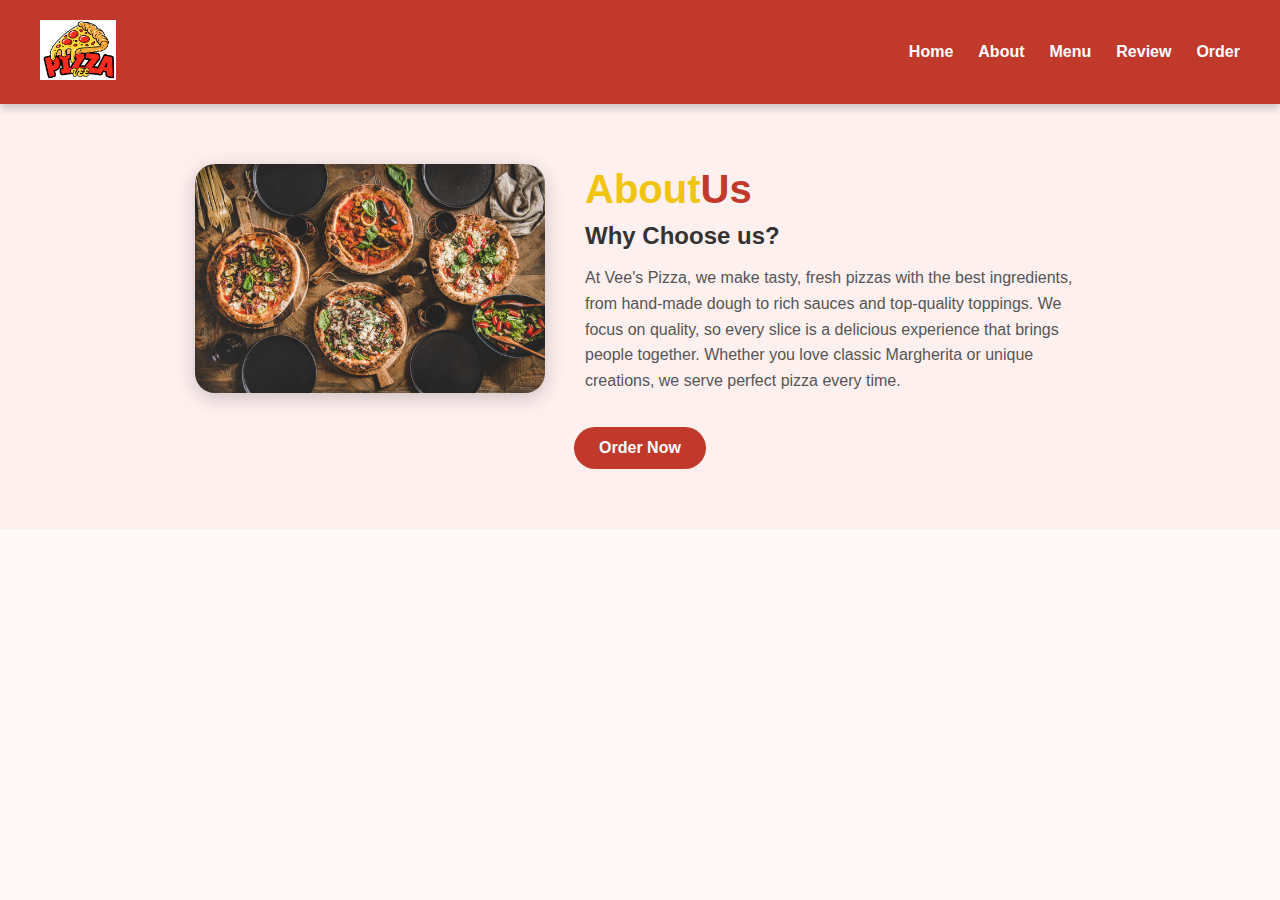
<file: about.html>
<!DOCTYPE html>
<html lang="en">
<head>
    <meta charset="UTF-8">
    <meta http-equiv="X-UA-Compatible" content="IE=edge">
    <meta name="viewport" content="width=device-width, initial-scale=1.0">
    <title>About</title>
    <link rel="stylesheet" href="style.css">
</head>
<body>
    <section id="Home">
        <nav>
            <div class="logo">
                <a href="#About"></a>
                    <img src="pizza logo.png" alt="Pizza Logo">
                </a>
            </div>

            <ul>
                <li><a href="index.html">Home</a></li>
                <li><a href="about.html">About</a></li>
                <li><a href="Menu.html">Menu</a></li>
                <li><a href="review.html">Review</a></li>
                <li><a href="order.html">Order</a></li>
            </ul>
        </nav>
    </section>
    
    <!--About-->
    <div class="about" id="About">
        <div class="about_main">

            <div class="image">
                <img src="4pizza.jpg">
            </div>

            <div class="about_text">
                <h1><span>About</span>Us</h1>
                <h3>Why Choose us?</h3>
                <p>
                    At Vee's Pizza, we make tasty, fresh pizzas with the best ingredients, 
                    from hand-made dough to rich sauces and top-quality toppings. We focus on quality, so 
                    every slice is a delicious experience that brings people together. Whether you love 
                    classic Margherita or unique creations, we serve perfect pizza every time.
            </div>
        </div>
        <a href="order.html" class="about_btn">Order Now</a>
    </div>

</body>
</html>
</file>
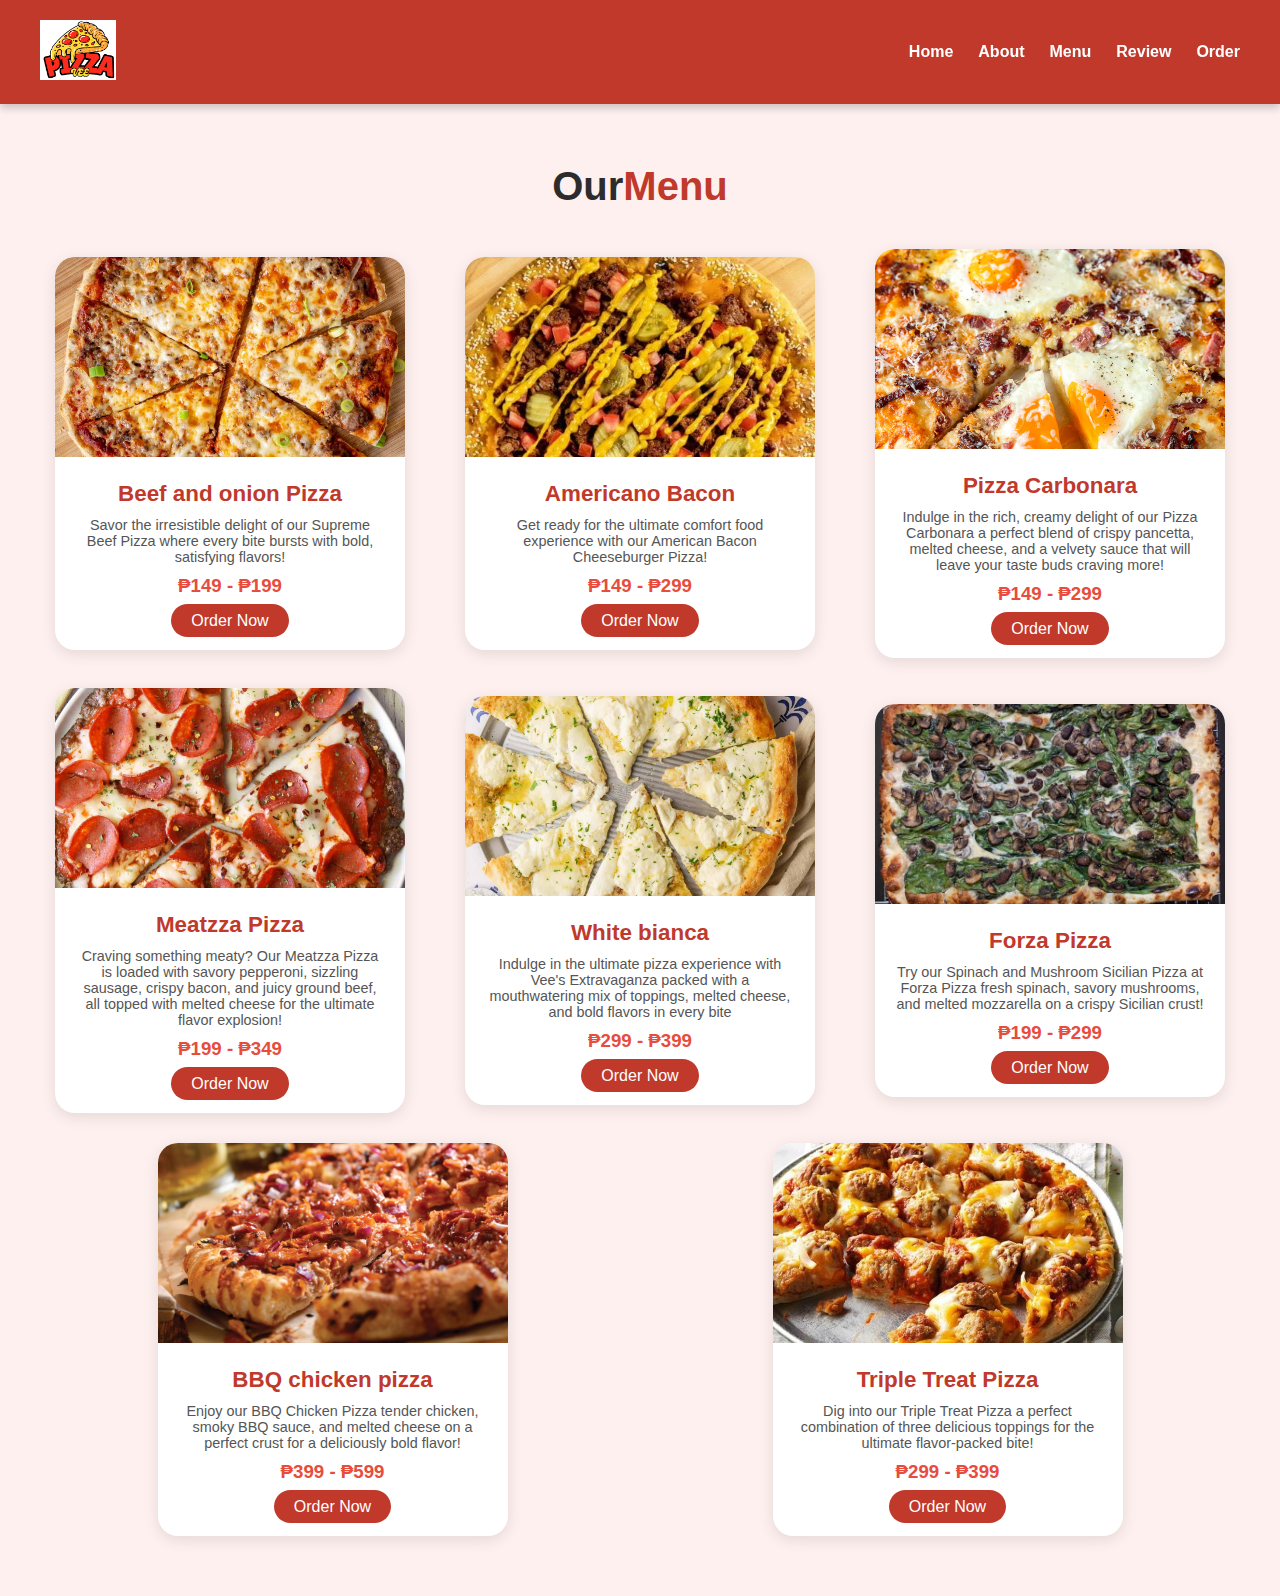
<file: Menu.html>
<!DOCTYPE html>
<html lang="en">
<head>
    <meta charset="UTF-8">
    <meta http-equiv="X-UA-Compatible" content="IE=edge">
    <meta name="viewport" content="width=device-width, initial-scale=1.0">
    <title>Menu</title>
    <link rel="stylesheet" href="style.css">
</head>
<body>
    <section id="Home">
        <nav>
            <div class="logo">
                <a href="#About"></a>
                    <img src="pizza logo.png" alt="Pizza Logo">
                </a>
            </div>

            <ul>
                <li><a href="index.html">Home</a></li>
                <li><a href="about.html">About</a></li>
                <li><a href="Menu.html">Menu</a></li>
                <li><a href="review.html">Review</a></li>
                <li><a href="order.html">Order</a></li>
            </ul>
        </nav>
    </section>
    
<!--Menu-->

    <div class="menu" id="Menu">
        <h1>Our<span>Menu</span></h1>

        <div class="menu_box">
            <div class="menu_card">

                <div class="menu_image">
                    <img src="beef and onion pizza.jpg">
                </div>

                <div class="small_card">
                    <i class="fa-solid fa-heart"></i>
                </div>

                <div class="menu_info">
                    <h2> Beef and onion Pizza</h2>
                    <p>
                        Savor the irresistible delight of our Supreme Beef Pizza where every bite bursts with bold, satisfying flavors!
                    </p>
                    <h3>₱149 - ₱199</h3>
                    <a href="order.html" class="menu_btn">Order Now</a>
                </div>

            </div> 
            
            <div class="menu_card">

                <div class="menu_image">
                    <img src="Americano bacon.webp">
                </div>

                <div class="small_card">
                    <i class="fa-solid fa-heart"></i>
                </div>

                <div class="menu_info">
                    <h2>Americano Bacon</h2>
                    <p>
                        Get ready for the ultimate comfort food experience with our American Bacon Cheeseburger Pizza!
                    </p>
                    <h3> ₱149 - ₱299</h3>
                    <a href="order.html" class="menu_btn">Order Now</a>
                </div>

            </div> 

            <div class="menu_card">

                <div class="menu_image">
                    <img src="pizza-carbonara.jpg">
                </div>

                <div class="small_card">
                    <i class="fa-solid fa-heart"></i>
                </div>

                <div class="menu_info">
                    <h2>Pizza Carbonara</h2>
                    <p>
                        Indulge in the rich, creamy delight of our Pizza Carbonara a perfect blend of crispy pancetta, melted cheese, 
                        and a velvety sauce that will leave your taste buds craving more!
                    </p>
                    <h3> ₱149 - ₱299</h3>
                    <a href="order.html" class="menu_btn">Order Now</a>
                </div>

            </div> 

            <div class="menu_card">

                <div class="menu_image">
                    <img src="meatzza pizza.jpg">
                </div>

                <div class="small_card">
                    <i class="fa-solid fa-heart"></i>
                </div>

                <div class="menu_info">
                    <h2>Meatzza Pizza</h2>
                    <p>
                        Craving something meaty? Our Meatzza Pizza is loaded with savory pepperoni, sizzling sausage, crispy bacon, 
                        and juicy ground beef, all topped with melted cheese for the ultimate flavor explosion!
                    </p>
                    <h3>₱199 - ₱349</h3>
                    <a href="order.html" class="menu_btn">Order Now</a>
                </div>

            </div> 

            <div class="menu_card">

                <div class="menu_image">
                    <img src="white-pizza.jpg">
                </div>

                <div class="small_card">
                    <i class="fa-solid fa-heart"></i>
                </div>

                <div class="menu_info">
                    <h2>White bianca</h2>
                    <p>
                        Indulge in the ultimate pizza experience with Vee's Extravaganza packed with a mouthwatering mix of toppings, 
                        melted cheese, and bold flavors in every bite
                    </p>
                    <h3>₱299 - ₱399</h3>
                    <a href="order.html" class="menu_btn">Order Now</a>
                </div>

            </div> 

            <div class="menu_card">

                <div class="menu_image">
                    <img src="Forza Pizza.jpg">
                </div>

                <div class="small_card">
                    <i class="fa-solid fa-heart"></i>
                </div>

                <div class="menu_info">
                    <h2>Forza Pizza</h2>
                    <p>
                        Try our Spinach and Mushroom Sicilian Pizza at Forza Pizza fresh spinach, 
                        savory mushrooms, and melted mozzarella on a crispy Sicilian crust!
                    </p>
                    <h3>₱199 - ₱299</h3>
                    <a href="order.html" class="menu_btn">Order Now</a>
                </div>

            </div> 

            <div class="menu_card">

                <div class="menu_image">
                    <img src="BBQ chicken pizza.jpg">
                </div>

                <div class="small_card">
                    <i class="fa-solid fa-heart"></i>
                </div>

                <div class="menu_info">
                    <h2>BBQ chicken pizza</h2>
                    <p>
                        Enjoy our BBQ Chicken Pizza tender chicken, smoky BBQ sauce, and melted 
                        cheese on a perfect crust for a deliciously bold flavor!
                    </p>
                    <h3>₱399 - ₱599</h3>
                    <a href="order.html" class="menu_btn">Order Now</a>
                </div>

            </div> 

            <div class="menu_card">

                <div class="menu_image">
                    <img src="Triple Treat Pizza.jpg">
                </div>

                <div class="small_card">
                    <i class="fa-solid fa-heart"></i>
                </div>

                <div class="menu_info">
                    <h2> Triple Treat Pizza</h2>
                    <p>
                        Dig into our Triple Treat Pizza a perfect combination of three 
                        delicious toppings for the ultimate flavor-packed bite!
                    </p>
                    <h3>₱299 - ₱399</h3>
                    <a href="order.html" class="menu_btn">Order Now</a>
                </div>
            </div>       
        </div>
    </div>

</body>
</html>
</file>
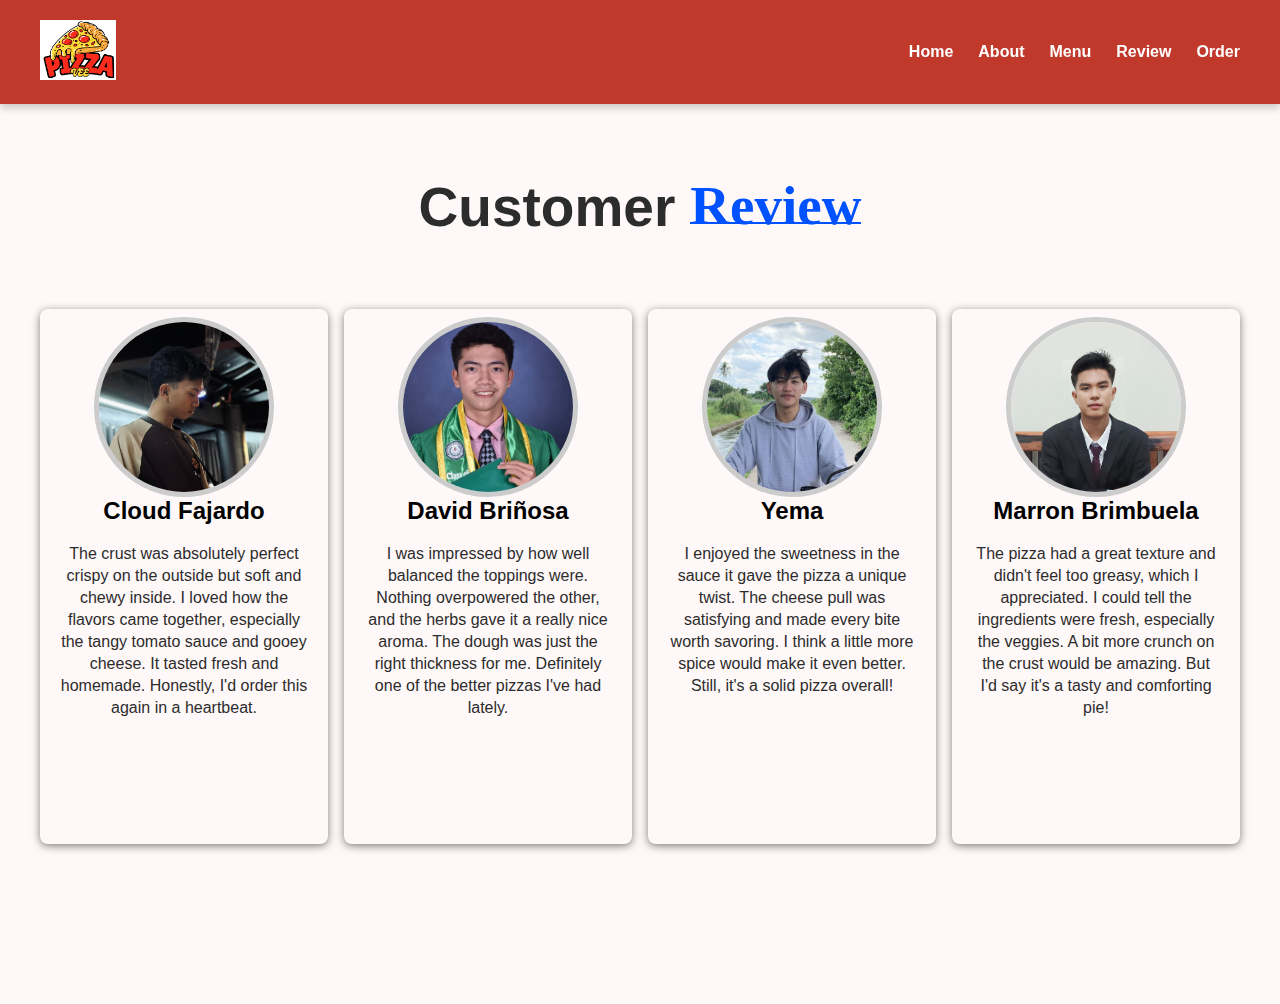
<file: review.html>
<!DOCTYPE html>
<html lang="en">
<head>
    <meta charset="UTF-8">
    <meta http-equiv="X-UA-Compatible" content="IE=edge">
    <meta name="viewport" content="width=device-width, initial-scale=1.0">
    <title>Review</title>
    <link rel="stylesheet" href="style.css">
</head>
<body>
    <section id="Home">
        <nav>
            <div class="logo">
                <a href="#About"></a>
                    <img src="pizza logo.png" alt="Pizza Logo">
                </a>
            </div>

            <ul>
                <li><a href="index.html">Home</a></li>
                <li><a href="about.html">About</a></li>
                <li><a href="Menu.html">Menu</a></li>
                <li><a href="review.html">Review</a></li>
                <li><a href="order.html">Order</a></li>
            </ul>
        </nav>
    </section>

        <!--Review-->

        <div class="review" id="Review">
            <h1>Customer<span>Review</span></h1>
    
            <div class="review_box">
                <div class="review_card">
    
                    <div class="review_profile">
                        <img src="cloud.png">
                    </div>
    
                    <div class="review_text">
                        <h2 class="name">Cloud Fajardo</h2>
    
                        <div class="review_icon">
                            <i class="fa-solid fa-star"></i>
                            <i class="fa-solid fa-star"></i>
                            <i class="fa-solid fa-star"></i>
                            <i class="fa-solid fa-star"></i>
                            <i class="fa-solid fa-star-half-stroke"></i>
                        </div>
    
                        <div class="review_social">
                            <i class="fa-brands fa-facebook-f"></i>
                            <i class="fa-brands fa-instagram"></i>
                            <i class="fa-brands fa-twitter"></i>
                            <i class="fa-brands fa-linkedin-in"></i>
                        </div>
    
                        <p>
                            The crust was absolutely perfect crispy on the outside but soft and chewy inside. 
                            I loved how the flavors came together, especially the tangy tomato sauce and gooey 
                            cheese. It tasted fresh and homemade. Honestly, I'd order this again in a heartbeat.
                        </p>
    
                    </div>
    
                </div>
    
                <div class="review_card">
    
                    <div class="review_profile">
                        <img src="dandavid.png">
                    </div>
    
                    <div class="review_text">
                        <h2 class="name">David Briñosa</h2>
    
                        <div class="review_icon">
                            <i class="fa-solid fa-star"></i>
                            <i class="fa-solid fa-star"></i>
                            <i class="fa-solid fa-star"></i>
                            <i class="fa-solid fa-star"></i>
                            <i class="fa-solid fa-star-half-stroke"></i>
                        </div>
    
                        <div class="review_social">
                            <i class="fa-brands fa-facebook-f"></i>
                            <i class="fa-brands fa-instagram"></i>
                            <i class="fa-brands fa-twitter"></i>
                            <i class="fa-brands fa-linkedin-in"></i>
                        </div>
    
                        <p>
                            I was impressed by how well balanced the toppings were. Nothing overpowered 
                            the other, and the herbs gave it a really nice aroma. The dough was just the 
                            right thickness for me. Definitely one of the better pizzas I've had lately.
                        </p>
    
                    </div>
                </div>
    
                <div class="review_card">
    
                    <div class="review_profile">
                        <img src="yema.png">
                    </div>
    
                    <div class="review_text">
                        <h2 class="name">Yema</h2>
    
                        <div class="review_icon">
                            <i class="fa-solid fa-star"></i>
                            <i class="fa-solid fa-star"></i>
                            <i class="fa-solid fa-star"></i>
                            <i class="fa-solid fa-star"></i>
                            <i class="fa-solid fa-star-half-stroke"></i>
                        </div>
    
                        <div class="review_social">
                            <i class="fa-brands fa-facebook-f"></i>
                            <i class="fa-brands fa-instagram"></i>
                            <i class="fa-brands fa-twitter"></i>
                            <i class="fa-brands fa-linkedin-in"></i>
                        </div>
    
                        <p>
                            I enjoyed the sweetness in the sauce it gave the pizza a unique twist.
                             The cheese pull was satisfying and made every bite worth savoring. 
                             I think a little more spice would make it even better. Still, it's a solid pizza overall!
                        </p>
    
                    </div>
                </div>
    
                <div class="review_card">
                    <div class="review_profile">
                        <img src="marron.png">
                    </div>
                    <div class="review_text">
                        <h2 class="name">Marron Brimbuela</h2>
                        <div class="review_icon">
                            <i class="fa-solid fa-star"></i>
                            <i class="fa-solid fa-star"></i>
                            <i class="fa-solid fa-star"></i>
                            <i class="fa-solid fa-star"></i>
                            <i class="fa-solid fa-star-half-stroke"></i>
                        </div>
                        <div class="review_social">
                            <i class="fa-brands fa-facebook-f"></i>
                            <i class="fa-brands fa-instagram"></i>
                            <i class="fa-brands fa-twitter"></i>
                            <i class="fa-brands fa-linkedin-in"></i>
                        </div>
                        <p>
                            The pizza had a great texture and didn't feel too greasy, which I appreciated. 
                            I could tell the ingredients were fresh, especially the veggies. A bit more 
                            crunch on the crust would be amazing. But I'd say it's a tasty and comforting pie!
                        </p>
                    </div>
                </div>
            </div>
        </div>
</body>
</html>
</file>
<file: style.css>
* {
    margin: 0;
    padding: 0;
    box-sizing: border-box;
    font-family: 'Segoe UI', Tahoma, Geneva, Verdana, sans-serif;
}

body {
    background-color: #fff8f8;
    color: #2c2c2c;
}

/* About Section */
.about {
    padding: 60px 40px;
    background-color: #fff0f0;
    text-align: center;
}

.about_main {
    display: flex;
    justify-content: center;
    align-items: center;
    gap: 40px;
    flex-wrap: wrap;
}

.about .image img {
    width: 350px;
    border-radius: 20px;
    box-shadow: 0 5px 20px rgba(0,0,0,0.2);
}

.about_text {
    max-width: 500px;
    text-align: left;
}

.about_text h1 {
    font-size: 2.5rem;
    color: #c0392b;
    margin-bottom: 10px;
}

.about_text h1 span {
    color: #f1c40f;
}

.about_text h3 {
    font-size: 1.5rem;
    margin-bottom: 15px;
    color: #333;
}

.about_text p {
    font-size: 1rem;
    color: #555;
    line-height: 1.6;
}

.about_btn {
    display: inline-block;
    margin-top: 30px;
    background-color: #c0392b;
    color: white;
    padding: 12px 25px;
    border-radius: 25px;
    text-decoration: none;
    font-weight: bold;
    transition: background-color 0.3s;
}

.about_btn:hover {
    background-color: #e74c3c;
}


/* Navigation */
nav {
    display: flex;
    justify-content: space-between;
    align-items: center;
    background-color: #c0392b;
    padding: 20px 40px;
    box-shadow: 0 4px 8px rgba(0, 0, 0, 0.2);
    position: sticky;
    top: 0;
    z-index: 999;
}

nav .logo img {
    height: 60px;
}

nav ul {
    display: flex;
    gap: 25px;
    list-style: none;
}

nav ul li a {
    text-decoration: none;
    color: white;
    font-weight: bold;
    transition: color 0.3s;
}

nav ul li a:hover {
    color: #f1c40f;
}

nav .icon i {
    color: white;
    margin-left: 20px;
    font-size: 18px;
    cursor: pointer;
    transition: color 0.3s;
}

nav .icon i:hover {
    color: #f1c40f;
}

/* Main Section */
.main {
    display: flex;
    justify-content: space-between;
    align-items: center;
    padding: 60px 40px;
    background: linear-gradient(to right, #e74c3c, #c0392b);
    color: white;
}

.main .men_text h1 {
    font-size: 3rem;
    font-weight: 700;
}

.main .men_text span {
    color: #f1c40f;
}

.main .main_image img {
    height: 250px;
}

.main_btn {
    margin-top: 30px;
}

.main_btn a {
    text-decoration: none;
    background-color: #f1c40f;
    color: #c0392b;
    padding: 10px 25px;
    border-radius: 25px;
    font-weight: bold;
    transition: background-color 0.3s;
}

.main_btn a:hover {
    background-color: #fff;
}

/* Menu Section */
.menu {
    padding: 60px 40px;
    background-color: #fff0f0;
}

.menu h1 {
    text-align: center;
    font-size: 2.5rem;
    margin-bottom: 40px;
}

.menu h1 span {
    color: #c0392b;
}

.menu_box {
    display: flex;
    flex-wrap: wrap;
    gap: 30px;
    justify-content: center;
}

.menu_card {
    background-color: white;
    width: 300px;
    border-radius: 20px;
    box-shadow: 0 4px 15px rgba(0, 0, 0, 0.1);
    overflow: hidden;
    transition: transform 0.3s;
}

.menu_card:hover {
    transform: scale(1.05);
}

.menu_image img {
    width: 100%;
    height: 200px;
    object-fit: cover;
}

.small_card {
    position: absolute;
    top: 15px;
    right: 15px;
    background-color: white;
    padding: 8px;
    border-radius: 50%;
}

.menu_info {
    padding: 20px;
    text-align: center;
}

.menu_info h2 {
    font-size: 1.4rem;
    color: #c0392b;
    margin-bottom: 10px;
}

.menu_info p {
    font-size: 0.9rem;
    margin-bottom: 10px;
    color: #555;
}

.menu_info h3 {
    color: #e74c3c;
    margin-bottom: 15px;
}

.menu_btn {
    background-color: #c0392b;
    color: white;
    padding: 8px 20px;
    border-radius: 20px;
    text-decoration: none;
    transition: background-color 0.3s;
}

.menu_btn:hover {
    background-color: #e74c3c;
}

/* review */
.review{
    width: 100%;
    height: 100vh;
    padding: 70px 0;
}

.review h1{
    font-size: 55px;
    display: flex;
    align-items: center;
    justify-content: center;
}

.review h1 span{
    margin-left: 15px;
    color: #0051ff;
    font-family: mv boli;
}

.review h1 span::after{
    content: '';
    width: 100%;
    height: 2px;
    background: #0051ff;
    position: relative;
    bottom: 15px;
    display: block;
}

.review .review_box{
    width: 95%;
    margin: 70px auto;
    display: flex;
}

.review .review_box .review_card{
    width: 350px;
    height: 535px;
    box-shadow: 0 2px 8px rgba(0,0,0,0.5);
    border-radius: 8px;
    padding: 8px 20px;
    margin: 0 8px;
}

.review .review_box .review_card .review_profile{
    display: flex;
    align-items: center;
    justify-content: center;
    position: relative;
    transition: 0.3s;
}

.review .review_box .review_card:hover .review_profile{
    transform: translateY(-60px);
}

.review .review_box .review_card .review_profile img{
    width: 180px;
    height: 180px;
    object-fit: cover;
    object-position: center;
    border-radius: 50%;
    border: 5px solid #cccccc;
}

.review .review_box .review_card .review_text{
    text-align: center;
}

.review .review_box .review_card .review_text .name{
    color: #000;
    transition: 0.3s;
}

.review .review_box .review_card:hover .review_text .name{
    transform: translateY(-50px);
}

.review .review_box .review_card .review_text .review_icon{
    color: #0051ff;
    transition: 0.3s;
}

.review .review_box .review_card:hover .review_text .review_icon{
    transform: translateY(-30px);
}

.review .review_box .review_card .review_text .review_social i{
    margin: 5px 1px;
    font-size: 15px;
    opacity: 0;
    cursor: pointer;
    transition: 0.3s;
}

.review .review_box .review_card:hover .review_text .review_social i{
    opacity: 1;
    transform: translateY(-8px);
}

.review .review_box .review_card .review_text p{
    text-align: center;
    line-height: 22px;
    transition: 0.3s;
}

.review .review_box .review_card:hover .review_text p{
    margin-top: 5px;
}

/* Team Section */
.team{
    width: 100%;
    height: 90vh;
    background-image: url(image/bg1.jpg);
    background-size: cover;
    background-position: center;
}

.team h1{
    display: flex;
    align-items: center;
    justify-content: center;
    font-size: 55px;
    margin-bottom: 30px;
}

.team h1 span{
    color: #0051ff;
    margin-left: 15px;
    font-family: mv boli;
}

.team h1 span::after{
    content: '';
    width: 100%;
    height: 2px;
    background: #0051ff;
    display: block;
    position: relative;
    bottom: 15px;
}

.team .team_box{
    width: 95%;
    margin: 0 auto;
    display: flex;
    align-items: center;
    justify-content: center;
    position: relative;
    top: 13%;
}

.team .team_box .profile{
    width: 320px;
    height: 320px;
    border-radius: 50%;
    margin: 0 15px;
    display: flex;
    align-items: center;
    justify-content: center;
    position: relative;
    box-shadow: 0 0 8px rgba(0,0,0,0.5);
    transition: 0.4s;
}

.team .team_box .profile:hover{
    border-radius: 20px;
    height: 320px;
}

.team .team_box .profile img{
    width: 250px;
    height: 250px;
    object-fit: cover;
    object-position: center;
    border-radius: 50%;
    cursor: pointer;
    box-shadow: 0 0 8px rgba(0,0,0,0.5);
    z-index: 2;
    transition: 0.4s;
}

.team .team_box .profile:hover img{
    border-radius: 20px;
    margin-top: -230px;
}

.team .team_box .profile .info{
    position: absolute;
    text-align: center;
    top: 25%;
    transition: 0.4s;
}

.team .team_box .profile:hover .info{
    top: 60%;
}

.team .team_box .profile .info .name{
    color: #0051ff;
    margin-bottom: 15px;
}

.team .team_box .profile .info .bio{
    width: 70%;
    text-align: center;
    margin: 0 auto 10px auto;
}

.team .team_box .profile .info .team_icon i{
    margin: 10px 5px 5px 0;
    cursor: pointer;
    transition: 0.3s;
}

.team .team_box .profile .info .team_icon i:hover{
    color: #0051ff;
}
.team {
    padding: 60px 40px;
    background-color: #ffecec;
    text-align: center;
}

.team h1 {
    font-size: 2.5rem;
    margin-bottom: 30px;
}

.team h1 span {
    color: #c0392b;
}

.team_box {
    display: flex;
    justify-content: center;
}

.profile {
    background-color: white;
    padding: 20px;
    border-radius: 20px;
    box-shadow: 0 4px 10px rgba(0, 0, 0, 0.1);
    text-align: center;
}

.profile img {
    width: 150px;
    border-radius: 50%;
    margin-bottom: 15px;
}

.profile .name {
    font-size: 1.2rem;
    font-weight: bold;
    color: #c0392b;
}

.team_icon i {
    color: #c0392b;
    margin: 0 10px;
    cursor: pointer;
    transition: color 0.3s;
}

.team_icon i:hover {
    color: #e74c3c;
}

/* Footer */
footer {
    background-color: #c0392b;
    padding: 40px;
    color: white;
}

.footer_main {
    display: flex;
    justify-content: space-around;
    flex-wrap: wrap;
}

.footer_tag h2 {
    margin-bottom: 15px;
}

.footer_tag p {
    margin-bottom: 8px;
}

/* Order Section */
.order {
    padding: 60px 40px;
    background-color: #fff5f5;
    text-align: center;
}

.order h1 {
    font-size: 2.5rem;
    margin-bottom: 30px;
    color: #c0392b;
}

.order h1 span {
    color: #f39c12;
}

.order_main {
    display: flex;
    flex-wrap: wrap;
    justify-content: center;
    gap: 40px;
    align-items: center;
}

.order_image img {
    width: 350px;
    border-radius: 15px;
    box-shadow: 0 5px 20px rgba(0, 0, 0, 0.1);
}

form {
    max-width: 400px;
    text-align: left;
}

.input {
    margin-bottom: 20px;
}

.input p {
    font-weight: 600;
    margin-bottom: 5px;
    color: #333;
}

.input input {
    width: 100%;
    padding: 10px;
    border: 2px solid #ccc;
    border-radius: 8px;
    outline: none;
    transition: border-color 0.3s;
}

.input input:focus {
    border-color: #c0392b;
}

.order_btn {
    display: inline-block;
    margin-top: 10px;
    padding: 12px 25px;
    background-color: #c0392b;
    color: white;
    border-radius: 25px;
    text-decoration: none;
    font-weight: bold;
    transition: background-color 0.3s ease;
}

.order_btn:hover {
    background-color: #e74c3c;
}

/* Footer */
.footer {
    background-color: #c0392b;
    color: white;
    text-align: center;
    padding: 30px 20px;
    margin-top: 50px;
}

.footer h1 {
    margin-bottom: 10px;
}

.footer p {
    font-size: 0.9rem;
}

.footer .social a {
    color: white;
    margin: 0 10px;
    font-size: 1.2rem;
    transition: color 0.3s;
}

.footer .social a:hover {
    color: #f1c40f;
}

/* Order Section */
.order {
    padding: 60px 40px;
    background-color: #fff5f5;
    text-align: center;
}

.order h1 {
    font-size: 2.5rem;
    margin-bottom: 30px;
    color: #c0392b;
}

.order h1 span {
    color: #f39c12;
}

.order_main {
    display: flex;
    flex-wrap: wrap;
    justify-content: center;
    gap: 40px;
    align-items: center;
}

.order_image img {
    width: 350px;
    border-radius: 15px;
    box-shadow: 0 5px 20px rgba(0, 0, 0, 0.1);
}

form {
    max-width: 400px;
    text-align: left;
}

.input {
    margin-bottom: 20px;
}

.input p {
    font-weight: 600;
    margin-bottom: 5px;
    color: #333;
}

.input input {
    width: 100%;
    padding: 10px;
    border: 2px solid #ccc;
    border-radius: 8px;
    outline: none;
    transition: border-color 0.3s;
}

.input input:focus {
    border-color: #c0392b;
}

.order_btn {
    display: inline-block;
    margin-top: 10px;
    padding: 12px 25px;
    background-color: #c0392b;
    color: white;
    border-radius: 25px;
    text-decoration: none;
    font-weight: bold;
    transition: background-color 0.3s ease;
}

.order_btn:hover {
    background-color: #e74c3c;
}

/* Footer */
.footer {
    background-color: #c0392b;
    color: white;
    text-align: center;
    padding: 30px 20px;
    margin-top: 50px;
}

.footer h1 {
    margin-bottom: 10px;
}

.footer p {
    font-size: 0.9rem;
}

.footer .social a {
    color: white;
    margin: 0 10px;
    font-size: 1.2rem;
    transition: color 0.3s;
}

.footer .social a:hover {
    color: #f1c40f;
}

/* flexible units */
.menu_card {
    width: 100%;
    max-width: 350px;
    margin: auto;
  }
</file>
